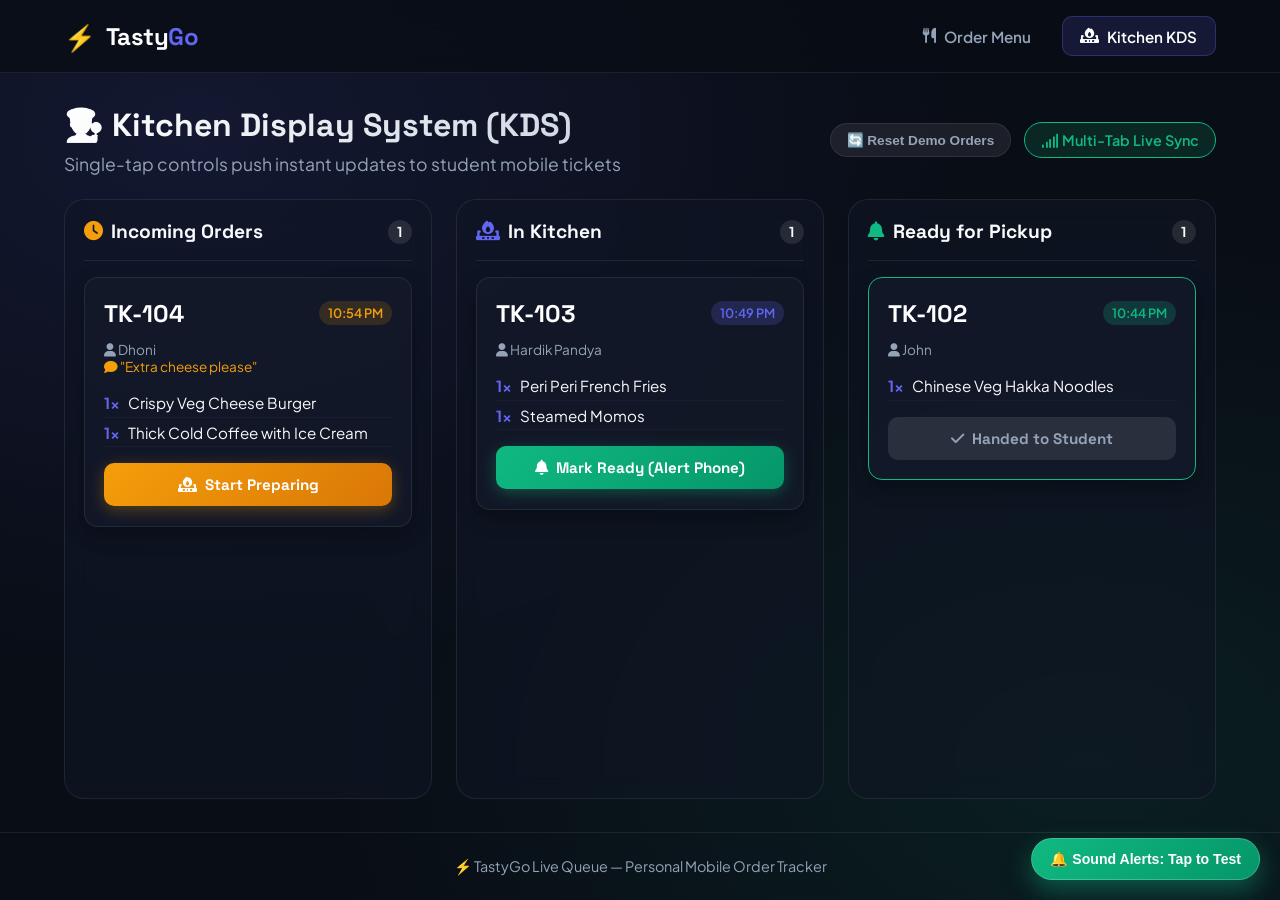
<file: kitchen.html>
<!DOCTYPE html>
<html lang="en">
<head>
    <meta charset="UTF-8">
    <meta name="viewport" content="width=device-width, initial-scale=1.0">
    <title>Kitchen KDS — TastyGo Display</title>
    <!-- Google Fonts: Space Grotesk & Plus Jakarta Sans -->
    <link rel="preconnect" href="https://fonts.googleapis.com">
    <link rel="preconnect" href="https://fonts.gstatic.com" crossorigin>
    <link href="https://fonts.googleapis.com/css2?family=Plus+Jakarta+Sans:wght@400;500;600;700;800&family=Space+Grotesk:wght@500;600;700&display=swap" rel="stylesheet">
    <!-- Font Awesome -->
    <link rel="stylesheet" href="https://cdnjs.cloudflare.com/ajax/libs/font-awesome/6.4.0/css/all.min.css">
    <link rel="stylesheet" href="css/style.css">
</head>
<body>
    <nav class="navbar">
        <div class="nav-container">
            <a href="index.html" class="brand">
                <span class="brand-icon">⚡</span>
                <span class="brand-text">Tasty<span class="brand-accent">Go</span></span>
            </a>

            <div class="nav-links">
                <a href="index.html" class="nav-item">
                    <i class="fa-solid fa-utensils"></i> Order Menu
                </a>
                <a href="kitchen.html" class="nav-item active">
                    <i class="fa-solid fa-fire-burner"></i> Kitchen KDS
                </a>
            </div>
        </div>
    </nav>

    <main class="main-content">
        <div class="hero-header" style="margin-bottom: 1.5rem; text-align: left; display: flex; justify-content: space-between; align-items: center;">
            <div>
                <h1 class="hero-title" style="font-size: 2rem;">👨‍🍳 Kitchen Display System (KDS)</h1>
                <p class="hero-subtitle">Single-tap controls push instant updates to student mobile tickets</p>
            </div>
            <div style="display: flex; gap: 0.8rem; align-items: center;">
                <button onclick="resetDefaults()" style="background: rgba(255,255,255,0.08); border: 1px solid var(--border-color); color: var(--text-muted); padding: 0.5rem 1rem; border-radius: 20px; font-weight: 600; font-size: 0.85rem; cursor: pointer;">
                    🔄 Reset Demo Orders
                </button>
                <div style="background: rgba(16, 185, 129, 0.15); border: 1px solid var(--accent-emerald); padding: 0.5rem 1rem; border-radius: 30px; font-weight: 600; font-size: 0.9rem; color: var(--accent-emerald);">
                    <i class="fa-solid fa-signal"></i> Multi-Tab Live Sync
                </div>
            </div>
        </div>

        <div class="kds-container">
            <!-- Column 1: Placed / Incoming -->
            <div class="kds-column">
                <div class="col-header">
                    <span class="col-title"><i class="fa-solid fa-clock" style="color: var(--accent-amber);"></i> Incoming Orders</span>
                    <span class="order-count" id="countPlaced">0</span>
                </div>
                <div class="kds-cards" id="colPlaced"></div>
            </div>

            <!-- Column 2: Preparing -->
            <div class="kds-column">
                <div class="col-header">
                    <span class="col-title"><i class="fa-solid fa-fire-burner" style="color: var(--primary);"></i> In Kitchen</span>
                    <span class="order-count" id="countPreparing">0</span>
                </div>
                <div class="kds-cards" id="colPreparing"></div>
            </div>

            <!-- Column 3: Ready for Pickup -->
            <div class="kds-column">
                <div class="col-header">
                    <span class="col-title"><i class="fa-solid fa-bell" style="color: var(--accent-emerald);"></i> Ready for Pickup</span>
                    <span class="order-count" id="countReady">0</span>
                </div>
                <div class="kds-cards" id="colReady"></div>
            </div>
        </div>
    </main>

    <footer class="footer">
        <div class="footer-container">
            <p>⚡ TastyGo Live Queue — Personal Mobile Order Tracker</p>
        </div>
    </footer>

    <script src="js/audio.js"></script>
    <script src="js/app.js"></script>
    <script>
    document.addEventListener('DOMContentLoaded', () => {
        setupSoundButton();
        renderKDS();

        // Listen for multi-tab updates
        window.TastyGoApp.onSyncEvent((data) => {
            console.log("⚡ Kitchen Multi-Tab Event:", data);
            if (data.type === 'NEW_ORDER' && window.notifier) {
                window.notifier.playNewOrderSound();
            }
            renderKDS();
        });
    });

    function setupSoundButton() {
        const btn = document.createElement('button');
        btn.id = 'enableSoundBtn';
        btn.innerHTML = '🔔 Sound Alerts: Tap to Test';
        btn.style.cssText = 'position:fixed; bottom:20px; right:20px; z-index:999; padding:12px 18px; border-radius:30px; border:1px solid rgba(255,255,255,0.2); background:linear-gradient(135deg, #10b981 0%, #059669 100%); color:white; font-weight:700; font-size:0.88rem; cursor:pointer; box-shadow:0 10px 25px rgba(16,185,129,0.4); transition:all 0.3s ease;';
        document.body.appendChild(btn);

        btn.addEventListener('click', () => {
            if (window.notifier) {
                window.notifier.initAudio();
                window.notifier.playReadyChime(); // test bell chime!
            }
            btn.innerHTML = '✅ Sound Alerts Active';
            btn.style.background = 'rgba(16, 185, 129, 0.2)';
            btn.style.borderColor = 'var(--accent-emerald)';
            btn.style.color = 'var(--accent-emerald)';
        });
    }

    function renderKDS() {
        const orders = window.TastyGoApp.getOrders();

        const colPlaced = document.getElementById('colPlaced');
        const colPreparing = document.getElementById('colPreparing');
        const colReady = document.getElementById('colReady');

        colPlaced.innerHTML = '';
        colPreparing.innerHTML = '';
        colReady.innerHTML = '';

        let countPlaced = 0, countPreparing = 0, countReady = 0;

        orders.forEach(order => {
            if (order.status === 'COLLECTED' || order.status === 'CANCELLED') return;

            let itemsHtml = '';
            order.items.forEach(item => {
                itemsHtml += `
                    <li class="kds-item-row">
                        <span style="font-weight: 700; color: var(--primary);">${item.quantity}x</span>
                        <span>${item.name}</span>
                    </li>
                `;
            });

            let actionBtnHtml = '';
            if (order.status === 'PLACED') {
                countPlaced++;
                actionBtnHtml = `
                    <button class="btn-status-action btn-prepare" onclick="updateStatus('${order.token}', 'PREPARING')">
                        <i class="fa-solid fa-fire-burner"></i> Start Preparing
                    </button>
                `;
            } else if (order.status === 'PREPARING') {
                countPreparing++;
                actionBtnHtml = `
                    <button class="btn-status-action btn-ready" onclick="updateStatus('${order.token}', 'READY')">
                        <i class="fa-solid fa-bell"></i> Mark Ready (Alert Phone)
                    </button>
                `;
            } else if (order.status === 'READY') {
                countReady++;
                actionBtnHtml = `
                    <button class="btn-status-action btn-complete" onclick="updateStatus('${order.token}', 'COLLECTED')">
                        <i class="fa-solid fa-check"></i> Handed to Student
                    </button>
                `;
            }

            const cardHtml = `
                <div class="kds-card" id="card-${order.token}" style="${order.status === 'READY' ? 'border-color: var(--accent-emerald);' : ''}">
                    <div class="kds-card-header">
                        <span class="kds-token">${order.token}</span>
                        <span class="elapsed-time" style="${order.status === 'PREPARING' ? 'background: rgba(99, 102, 241, 0.2); color: var(--primary);' : (order.status === 'READY' ? 'background: rgba(16, 185, 129, 0.2); color: var(--accent-emerald);' : '')}">${order.created_at || 'Just now'}</span>
                    </div>
                    <div style="font-size: 0.85rem; color: var(--text-muted); margin-bottom: 0.8rem;">
                        <i class="fa-solid fa-user"></i> ${order.customer_name}
                        ${order.notes ? `<br><span style="color: var(--accent-amber);"><i class="fa-solid fa-comment"></i> "${order.notes}"</span>` : ''}
                    </div>
                    <ul class="kds-items">
                        ${itemsHtml}
                    </ul>
                    ${actionBtnHtml}
                </div>
            `;

            if (order.status === 'PLACED') colPlaced.innerHTML += cardHtml;
            else if (order.status === 'PREPARING') colPreparing.innerHTML += cardHtml;
            else if (order.status === 'READY') colReady.innerHTML += cardHtml;
        });

        document.getElementById('countPlaced').innerText = countPlaced;
        document.getElementById('countPreparing').innerText = countPreparing;
        document.getElementById('countReady').innerText = countReady;

        if (countPlaced === 0) colPlaced.innerHTML = '<p style="color: var(--text-muted); text-align: center; margin-top: 2rem;">No incoming orders</p>';
        if (countPreparing === 0) colPreparing.innerHTML = '<p style="color: var(--text-muted); text-align: center; margin-top: 2rem;">No orders preparing</p>';
        if (countReady === 0) colReady.innerHTML = '<p style="color: var(--text-muted); text-align: center; margin-top: 2rem;">No orders ready</p>';
    }

    function updateStatus(token, newStatus) {
        if (window.notifier) {
            window.notifier.initAudio();
            if (newStatus === 'READY') window.notifier.playReadyChime();
            else if (newStatus === 'PREPARING') window.notifier.playNewOrderSound();
        }
        window.TastyGoApp.updateOrderStatus(token, newStatus);
        renderKDS();
    }

    function resetDefaults() {
        if (confirm("Reset orders back to default (Dhoni, Hardik Pandya, John)?")) {
            window.TastyGoApp.resetToDefaults();
            renderKDS();
        }
    }
    </script>
</body>
</html>
</file>
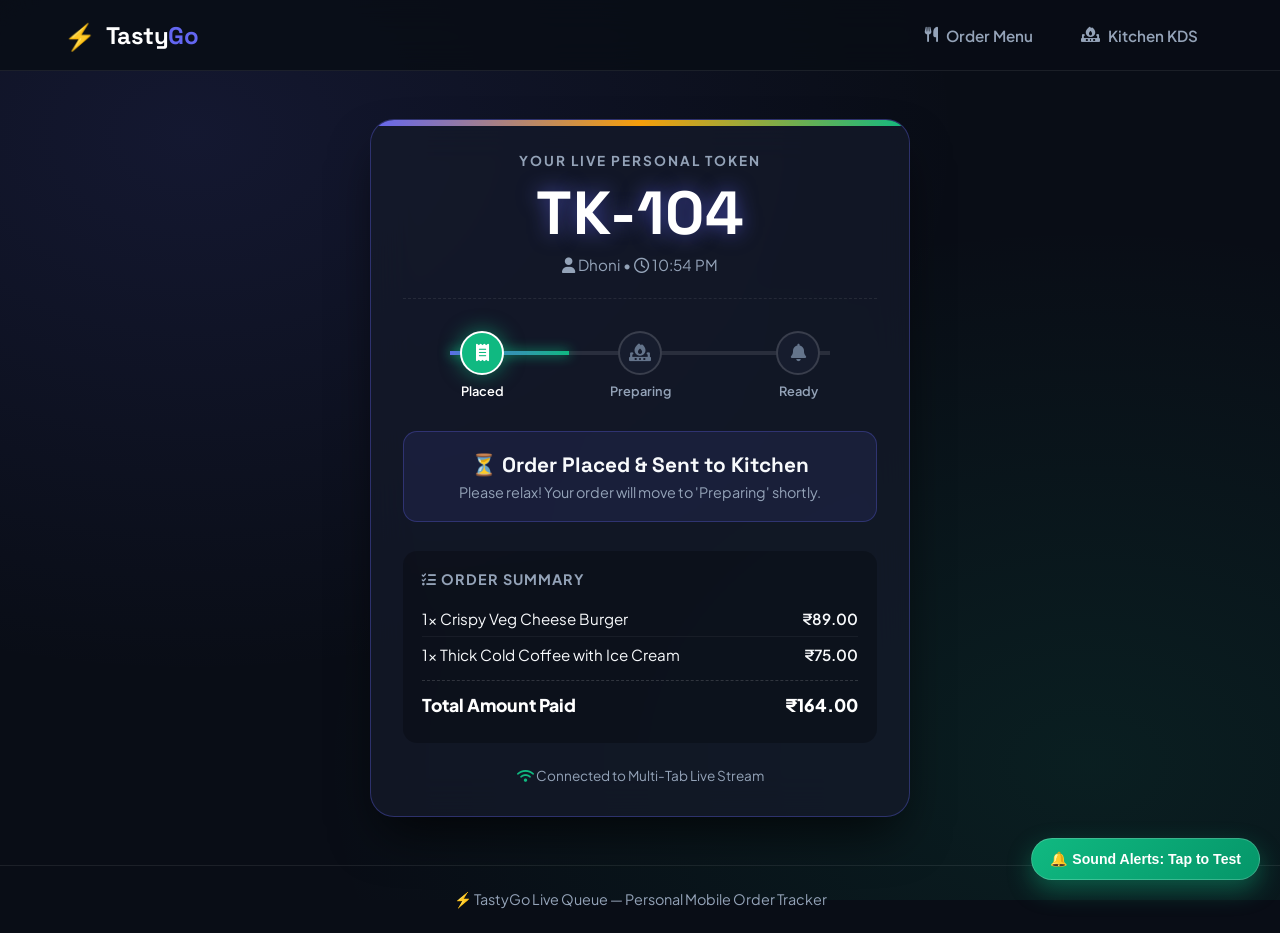
<file: track.html>
<!DOCTYPE html>
<html lang="en">
<head>
    <meta charset="UTF-8">
    <meta name="viewport" content="width=device-width, initial-scale=1.0">
    <title>Live Ticket Tracker — TastyGo</title>
    <!-- Google Fonts: Space Grotesk & Plus Jakarta Sans -->
    <link rel="preconnect" href="https://fonts.googleapis.com">
    <link rel="preconnect" href="https://fonts.gstatic.com" crossorigin>
    <link href="https://fonts.googleapis.com/css2?family=Plus+Jakarta+Sans:wght@400;500;600;700;800&family=Space+Grotesk:wght@500;600;700&display=swap" rel="stylesheet">
    <!-- Font Awesome -->
    <link rel="stylesheet" href="https://cdnjs.cloudflare.com/ajax/libs/font-awesome/6.4.0/css/all.min.css">
    <link rel="stylesheet" href="css/style.css">
</head>
<body>
    <nav class="navbar">
        <div class="nav-container">
            <a href="index.html" class="brand">
                <span class="brand-icon">⚡</span>
                <span class="brand-text">Tasty<span class="brand-accent">Go</span></span>
            </a>

            <div class="nav-links">
                <a href="index.html" class="nav-item">
                    <i class="fa-solid fa-utensils"></i> Order Menu
                </a>
                <a href="kitchen.html" class="nav-item">
                    <i class="fa-solid fa-fire-burner"></i> Kitchen KDS
                </a>
            </div>
        </div>
    </nav>

    <main class="main-content">
        <div class="ticket-wrapper">
            <div class="live-ticket">
                <div class="ticket-header">
                    <div class="token-label">Your Live Personal Token</div>
                    <div class="token-number" id="tokenDisplay">TK-100</div>
                    <div class="customer-info">
                        <span><i class="fa-solid fa-user"></i> <span id="customerName">Student</span></span> &bull; 
                        <span id="orderTime"><i class="fa-regular fa-clock"></i> --:--</span>
                    </div>
                </div>

                <!-- Animated Progress Stepper -->
                <div class="stepper">
                    <div class="stepper-progress" id="stepperProgress" style="width: 25%;"></div>
                    
                    <div class="step active completed" id="stepPlaced">
                        <div class="step-circle"><i class="fa-solid fa-receipt"></i></div>
                        <div class="step-label">Placed</div>
                    </div>

                    <div class="step" id="stepPreparing">
                        <div class="step-circle"><i class="fa-solid fa-fire-burner"></i></div>
                        <div class="step-label">Preparing</div>
                    </div>

                    <div class="step" id="stepReady">
                        <div class="step-circle"><i class="fa-solid fa-bell"></i></div>
                        <div class="step-label">Ready</div>
                    </div>
                </div>

                <!-- Dynamic Status Banner -->
                <div class="status-banner" id="statusBanner">
                    <h2 class="status-title" id="statusTitle">⏳ Order Placed & Sent to Kitchen</h2>
                    <p class="status-desc" id="statusDesc">Please relax! Your order will move to 'Preparing' shortly.</p>
                </div>

                <!-- Order Items Summary -->
                <div class="order-summary-box">
                    <div style="font-weight: 700; margin-bottom: 0.8rem; font-size: 0.9rem; color: var(--text-muted); text-transform: uppercase; letter-spacing: 1px;">
                        <i class="fa-solid fa-list-check"></i> Order Summary
                    </div>
                    <div id="orderItemsContainer">
                        <!-- Rendered by JS -->
                    </div>
                    <div class="summary-item" style="border-top: 1px dashed rgba(255,255,255,0.15); margin-top: 0.5rem; padding-top: 0.8rem; font-weight: 800; font-size: 1.1rem; color: white;">
                        <span>Total Amount Paid</span>
                        <span id="totalPriceDisplay">₹0.00</span>
                    </div>
                </div>

                <div style="text-align: center; color: var(--text-muted); font-size: 0.85rem;">
                    <i class="fa-solid fa-wifi" style="color: var(--accent-emerald);"></i> Connected to Multi-Tab Live Stream
                </div>
            </div>
        </div>
    </main>

    <footer class="footer">
        <div class="footer-container">
            <p>⚡ TastyGo Live Queue — Personal Mobile Order Tracker</p>
        </div>
    </footer>

    <script src="js/audio.js"></script>
    <script src="js/app.js"></script>
    <script>
    let currentToken = null;
    let currentStatus = null;

    document.addEventListener('DOMContentLoaded', () => {
        const urlParams = new URLSearchParams(window.location.search);
        currentToken = urlParams.get('token') || 'TK-104';

        loadOrderData();
        setupSoundButton();

        // Listen for real-time BroadcastChannel updates from Kitchen tab
        window.TastyGoApp.onSyncEvent((eventData) => {
            if (eventData.type === 'STATUS_UPDATE' && eventData.token === currentToken) {
                updateUI(eventData.status);
            } else if (eventData.type === 'RESET_DEFAULTS' || eventData.type === 'STORAGE_CHANGE') {
                loadOrderData();
            }
        });
    });

    function setupSoundButton() {
        const btn = document.createElement('button');
        btn.id = 'enableSoundBtn';
        btn.innerHTML = '🔔 Sound Alerts: Tap to Test';
        btn.style.cssText = 'position:fixed; bottom:20px; right:20px; z-index:999; padding:12px 18px; border-radius:30px; border:1px solid rgba(255,255,255,0.2); background:linear-gradient(135deg, #10b981 0%, #059669 100%); color:white; font-weight:700; font-size:0.88rem; cursor:pointer; box-shadow:0 10px 25px rgba(16,185,129,0.4); transition:all 0.3s ease;';
        document.body.appendChild(btn);

        btn.addEventListener('click', () => {
            if (window.notifier) {
                window.notifier.initAudio();
                window.notifier.playReadyChime(); // test bell chime!
            }
            btn.innerHTML = '✅ Sound Alerts Active';
            btn.style.background = 'rgba(16, 185, 129, 0.2)';
            btn.style.borderColor = 'var(--accent-emerald)';
            btn.style.color = 'var(--accent-emerald)';
        });
    }

    function loadOrderData() {
        const order = window.TastyGoApp.getOrder(currentToken);
        if (!order) {
            document.getElementById('tokenDisplay').innerText = "Not Found";
            return;
        }

        document.getElementById('tokenDisplay').innerText = order.token;
        document.getElementById('customerName').innerText = order.customer_name;
        document.getElementById('orderTime').innerHTML = `<i class="fa-regular fa-clock"></i> ${order.created_at || 'Just now'}`;
        document.getElementById('totalPriceDisplay').innerText = `₹${order.total_price.toFixed(2)}`;

        const container = document.getElementById('orderItemsContainer');
        container.innerHTML = '';
        order.items.forEach(item => {
            container.innerHTML += `
                <div class="summary-item">
                    <span>${item.quantity}x ${item.name}</span>
                    <span style="font-weight: 600;">₹${(item.price * item.quantity).toFixed(2)}</span>
                </div>
            `;
        });

        updateUI(order.status);
    }

    function updateUI(status) {
        if (status === currentStatus) return;
        
        // If status changed to READY, play chime sound!
        if (status === 'READY' && currentStatus && window.notifier) {
            window.notifier.playReadyChime();
        }

        currentStatus = status;
        const percentage = window.TastyGoApp.getStatusPercentage(status);
        document.getElementById('stepperProgress').style.width = `${percentage}%`;

        const stepPlaced = document.getElementById('stepPlaced');
        const stepPrep = document.getElementById('stepPreparing');
        const stepReady = document.getElementById('stepReady');

        stepPlaced.className = 'step active completed';
        stepPrep.className = (status === 'PREPARING' || status === 'READY' || status === 'COLLECTED') ? (status === 'READY' || status === 'COLLECTED' ? 'step active completed' : 'step active') : 'step';
        stepReady.className = (status === 'READY' || status === 'COLLECTED') ? (status === 'COLLECTED' ? 'step active completed' : 'step active') : 'step';

        const banner = document.getElementById('statusBanner');
        const title = document.getElementById('statusTitle');
        const desc = document.getElementById('statusDesc');

        if (status === 'READY') {
            banner.className = 'status-banner ready';
            title.innerHTML = `🎉 Order #${currentToken} is READY!`;
            desc.innerText = "Please come up to Counter #1 to pick up your order!";
        } else if (status === 'PREPARING') {
            banner.className = 'status-banner';
            title.innerHTML = `👨‍🍳 Chef is Preparing Your Meal`;
            desc.innerText = "Food is sizzlin' on the stove. Your phone will buzz when ready!";
        } else if (status === 'COLLECTED') {
            banner.className = 'status-banner';
            title.innerHTML = `✅ Order Picked Up & Enjoy!`;
            desc.innerText = "Thank you for dining at TastyGo!";
        } else {
            banner.className = 'status-banner';
            title.innerHTML = `⏳ Order Placed & Sent to Kitchen`;
            desc.innerText = "Please relax! Your order will move to 'Preparing' shortly.";
        }
    }
    </script>
</body>
</html>
</file>
<file: css/style.css>
:root {
    --bg-dark: #090d16;
    --bg-card: rgba(20, 26, 42, 0.75);
    --bg-card-hover: rgba(28, 37, 60, 0.85);
    --border-color: rgba(255, 255, 255, 0.08);
    --border-glow: rgba(99, 102, 241, 0.35);
    
    --primary: #6366f1;
    --primary-glow: rgba(99, 102, 241, 0.5);
    --accent-amber: #f59e0b;
    --accent-emerald: #10b981;
    --accent-rose: #f43f5e;

    --text-main: #f8fafc;
    --text-muted: #94a3b8;
    --text-dark: #64748b;

    --font-heading: 'Space Grotesk', 'Outfit', sans-serif;
    --font-body: 'Plus Jakarta Sans', sans-serif;
    --radius-lg: 20px;
    --radius-md: 14px;
    --radius-sm: 10px;
    --shadow-card: 0 12px 35px -10px rgba(0, 0, 0, 0.6);
}

* {
    margin: 0;
    padding: 0;
    box-sizing: border-box;
}

body {
    background-color: var(--bg-dark);
    background-image: 
        radial-gradient(at 15% 15%, rgba(99, 102, 241, 0.12) 0px, transparent 50%),
        radial-gradient(at 85% 85%, rgba(16, 185, 129, 0.1) 0px, transparent 50%);
    background-attachment: fixed;
    color: var(--text-main);
    font-family: var(--font-body);
    min-height: 100vh;
    display: flex;
    flex-direction: column;
    overflow-x: hidden;
}

/* Navbar */
.navbar {
    background: rgba(9, 13, 22, 0.85);
    backdrop-filter: blur(16px);
    -webkit-backdrop-filter: blur(16px);
    border-bottom: 1px solid var(--border-color);
    position: sticky;
    top: 0;
    z-index: 100;
}

.nav-container {
    max-width: 1200px;
    margin: 0 auto;
    padding: 1rem 1.5rem;
    display: flex;
    justify-content: space-between;
    align-items: center;
}

.brand {
    display: flex;
    align-items: center;
    gap: 0.6rem;
    text-decoration: none;
}

.brand-icon {
    font-size: 1.6rem;
}

.brand-text {
    font-family: var(--font-heading);
    font-size: 1.5rem;
    font-weight: 800;
    color: #ffffff;
    letter-spacing: -0.5px;
}

.brand-accent {
    color: #6366f1;
}

.nav-links {
    display: flex;
    gap: 0.8rem;
}

.nav-item {
    color: var(--text-muted);
    text-decoration: none;
    padding: 0.6rem 1.1rem;
    border-radius: var(--radius-sm);
    font-weight: 600;
    font-size: 0.95rem;
    transition: all 0.25s ease;
    display: flex;
    align-items: center;
    gap: 0.5rem;
}

.nav-item:hover, .nav-item.active {
    color: #ffffff;
    background: rgba(99, 102, 241, 0.15);
    border: 1px solid rgba(99, 102, 241, 0.3);
}

/* Main Content Layout */
.main-content {
    flex: 1;
    max-width: 1200px;
    width: 100%;
    margin: 0 auto;
    padding: 2rem 1.5rem;
}

/* Hero Header */
.hero-header {
    text-align: center;
    margin-bottom: 2.5rem;
}

.hero-title {
    font-family: var(--font-heading);
    font-size: 2.5rem;
    font-weight: 700;
    background: linear-gradient(135deg, #ffffff 0%, #cbd5e1 100%);
    -webkit-background-clip: text;
    -webkit-text-fill-color: transparent;
    margin-bottom: 0.5rem;
}

.hero-subtitle {
    color: var(--text-muted);
    font-size: 1.1rem;
}

/* Category Headers & Food Cards Grid */
.category-title {
    font-family: var(--font-heading);
    font-size: 1.4rem;
    font-weight: 700;
    margin: 2rem 0 1rem 0;
    display: flex;
    align-items: center;
    gap: 0.6rem;
}

.menu-grid {
    display: grid;
    grid-template-columns: repeat(auto-fill, minmax(280px, 1fr));
    gap: 1.5rem;
    margin-bottom: 2rem;
}

.food-card {
    background: var(--bg-card);
    backdrop-filter: blur(12px);
    border: 1px solid var(--border-color);
    border-radius: var(--radius-lg);
    overflow: hidden;
    transition: all 0.3s cubic-bezier(0.4, 0, 0.2, 1);
    display: flex;
    flex-direction: column;
    box-shadow: var(--shadow-card);
}

.food-card:hover {
    transform: translateY(-4px);
    border-color: rgba(99, 102, 241, 0.4);
    box-shadow: 0 15px 35px -10px rgba(99, 102, 241, 0.25);
}

.food-img-wrapper {
    position: relative;
    height: 180px;
    overflow: hidden;
}

.food-img {
    width: 100%;
    height: 100%;
    object-fit: cover;
    transition: transform 0.4s ease;
}

.food-card:hover .food-img {
    transform: scale(1.05);
}

.prep-badge {
    position: absolute;
    top: 12px;
    right: 12px;
    background: rgba(11, 15, 25, 0.85);
    backdrop-filter: blur(8px);
    padding: 0.35rem 0.75rem;
    border-radius: 20px;
    font-size: 0.8rem;
    font-weight: 600;
    color: var(--accent-amber);
    border: 1px solid rgba(245, 158, 11, 0.3);
}

.food-info {
    padding: 1.25rem;
    display: flex;
    flex-direction: column;
    flex: 1;
}

.food-name {
    font-family: var(--font-heading);
    font-size: 1.15rem;
    font-weight: 700;
    margin-bottom: 0.4rem;
}

.food-desc {
    color: var(--text-muted);
    font-size: 0.88rem;
    line-height: 1.4;
    margin-bottom: 1.2rem;
    flex: 1;
}

.food-footer {
    display: flex;
    justify-content: space-between;
    align-items: center;
    margin-top: auto;
}

.food-price {
    font-family: var(--font-heading);
    font-size: 1.3rem;
    font-weight: 700;
    color: #ffffff;
}

.btn-add {
    background: linear-gradient(135deg, #6366f1 0%, #4f46e5 100%);
    color: white;
    border: none;
    padding: 0.6rem 1.1rem;
    border-radius: var(--radius-md);
    font-weight: 600;
    cursor: pointer;
    transition: all 0.2s ease;
    display: flex;
    align-items: center;
    gap: 0.4rem;
    box-shadow: 0 4px 12px rgba(99, 102, 241, 0.3);
}

.btn-add:hover {
    transform: scale(1.04);
    box-shadow: 0 6px 18px rgba(99, 102, 241, 0.5);
}

/* Quantity Control Pill */
.qty-control-pill {
    display: flex;
    align-items: center;
    background: linear-gradient(135deg, #6366f1 0%, #4f46e5 100%);
    border-radius: var(--radius-md);
    padding: 0.25rem 0.4rem;
    box-shadow: 0 4px 12px rgba(99, 102, 241, 0.4);
    gap: 0.4rem;
}

.btn-qty-step {
    background: rgba(255, 255, 255, 0.2);
    color: white;
    border: none;
    width: 28px;
    height: 28px;
    border-radius: 6px;
    cursor: pointer;
    display: flex;
    align-items: center;
    justify-content: center;
    font-size: 0.85rem;
    transition: all 0.2s ease;
}

.btn-qty-step:hover {
    background: rgba(255, 255, 255, 0.38);
    transform: scale(1.08);
}

.qty-count {
    font-weight: 800;
    font-size: 0.95rem;
    color: white;
    min-width: 20px;
    text-align: center;
}

/* Floating Cart Trigger Bar */
.floating-cart-bar {
    position: fixed;
    bottom: 2rem;
    left: 50%;
    transform: translateX(-50%);
    width: calc(100% - 3rem);
    max-width: 600px;
    background: rgba(16, 22, 38, 0.92);
    backdrop-filter: blur(20px);
    border: 1px solid rgba(99, 102, 241, 0.4);
    padding: 1rem 1.5rem;
    border-radius: 50px;
    display: flex;
    justify-content: space-between;
    align-items: center;
    box-shadow: 0 20px 40px rgba(0,0,0,0.7), 0 0 20px rgba(99,102,241,0.3);
    z-index: 90;
    transition: all 0.3s ease;
}

.floating-cart-bar.hidden {
    opacity: 0;
    pointer-events: none;
    transform: translate(-50%, 40px);
}

/* Track Order View - Student Personal Ticket */
.ticket-wrapper {
    max-width: 540px;
    margin: 1rem auto;
}

.live-ticket {
    background: var(--bg-card);
    backdrop-filter: blur(20px);
    border: 1px solid var(--border-glow);
    border-radius: 24px;
    padding: 2rem;
    box-shadow: 0 25px 50px -12px rgba(0, 0, 0, 0.7);
    position: relative;
    overflow: hidden;
}

.live-ticket::before {
    content: '';
    position: absolute;
    top: 0;
    left: 0;
    right: 0;
    height: 6px;
    background: linear-gradient(90deg, #6366f1, #f59e0b, #10b981);
}

.ticket-header {
    text-align: center;
    padding-bottom: 1.5rem;
    border-bottom: 1px dashed var(--border-color);
    margin-bottom: 1.8rem;
}

.token-label {
    text-transform: uppercase;
    font-size: 0.85rem;
    letter-spacing: 2px;
    color: var(--text-muted);
    font-weight: 700;
    margin-bottom: 0.3rem;
}

.token-number {
    font-family: var(--font-heading);
    font-size: 3.8rem;
    font-weight: 700;
    color: #ffffff;
    letter-spacing: 1px;
    text-shadow: 0 0 20px rgba(99, 102, 241, 0.6);
}

.customer-info {
    color: var(--text-muted);
    font-size: 0.95rem;
    margin-top: 0.2rem;
}

/* Progress Stepper */
.stepper {
    display: flex;
    justify-content: space-between;
    position: relative;
    margin: 2rem 0;
}

.stepper::before {
    content: '';
    position: absolute;
    top: 20px;
    left: 10%;
    right: 10%;
    height: 4px;
    background: rgba(255, 255, 255, 0.1);
    z-index: 1;
}

.stepper-progress {
    position: absolute;
    top: 20px;
    left: 10%;
    height: 4px;
    background: linear-gradient(90deg, #6366f1, #10b981);
    z-index: 2;
    transition: width 0.6s cubic-bezier(0.4, 0, 0.2, 1);
    box-shadow: 0 0 12px #10b981;
}

.step {
    position: relative;
    z-index: 3;
    display: flex;
    flex-direction: column;
    align-items: center;
    gap: 0.5rem;
    flex: 1;
}

.step-circle {
    width: 44px;
    height: 44px;
    border-radius: 50%;
    background: #161c2d;
    border: 2px solid rgba(255, 255, 255, 0.15);
    display: flex;
    align-items: center;
    justify-content: center;
    font-size: 1.1rem;
    color: var(--text-dark);
    transition: all 0.4s ease;
}

.step.active .step-circle {
    background: var(--primary);
    border-color: #ffffff;
    color: #ffffff;
    box-shadow: 0 0 20px var(--primary-glow);
}

.step.completed .step-circle {
    background: var(--accent-emerald);
    border-color: #ffffff;
    color: #ffffff;
    box-shadow: 0 0 20px rgba(16, 185, 129, 0.6);
}

.step-label {
    font-size: 0.8rem;
    font-weight: 600;
    color: var(--text-muted);
}

.step.active .step-label, .step.completed .step-label {
    color: #ffffff;
}

/* Status Banner */
.status-banner {
    background: rgba(99, 102, 241, 0.1);
    border: 1px solid rgba(99, 102, 241, 0.3);
    border-radius: var(--radius-md);
    padding: 1.25rem;
    text-align: center;
    margin-bottom: 1.8rem;
    transition: all 0.4s ease;
}

.status-banner.ready {
    background: rgba(16, 185, 129, 0.15);
    border-color: var(--accent-emerald);
    box-shadow: 0 0 30px rgba(16, 185, 129, 0.25);
    animation: pulse-ready 2s infinite;
}

@keyframes pulse-ready {
    0% { box-shadow: 0 0 15px rgba(16, 185, 129, 0.2); }
    50% { box-shadow: 0 0 35px rgba(16, 185, 129, 0.5); }
    100% { box-shadow: 0 0 15px rgba(16, 185, 129, 0.2); }
}

.status-title {
    font-family: var(--font-heading);
    font-size: 1.3rem;
    font-weight: 700;
    margin-bottom: 0.3rem;
}

.status-desc {
    color: var(--text-muted);
    font-size: 0.9rem;
}

/* Order Summary Box inside ticket */
.order-summary-box {
    background: rgba(0, 0, 0, 0.25);
    border-radius: var(--radius-md);
    padding: 1.2rem;
    margin-bottom: 1.5rem;
}

.summary-item {
    display: flex;
    justify-content: space-between;
    padding: 0.5rem 0;
    border-bottom: 1px solid rgba(255, 255, 255, 0.05);
    font-size: 0.95rem;
}

.summary-item:last-child {
    border-bottom: none;
}

/* Kitchen KDS Kanban Layout */
.kds-container {
    display: grid;
    grid-template-columns: repeat(3, 1fr);
    gap: 1.5rem;
}

@media (max-width: 900px) {
    .kds-container {
        grid-template-columns: 1fr;
    }
}

.kds-column {
    background: rgba(16, 22, 38, 0.6);
    backdrop-filter: blur(12px);
    border: 1px solid var(--border-color);
    border-radius: var(--radius-lg);
    padding: 1.2rem;
    display: flex;
    flex-direction: column;
    min-height: 600px;
}

.col-header {
    display: flex;
    justify-content: space-between;
    align-items: center;
    padding-bottom: 1rem;
    border-bottom: 1px solid var(--border-color);
    margin-bottom: 1rem;
}

.col-title {
    font-family: var(--font-heading);
    font-size: 1.2rem;
    font-weight: 700;
    display: flex;
    align-items: center;
    gap: 0.5rem;
}

.order-count {
    background: rgba(255, 255, 255, 0.1);
    padding: 0.2rem 0.6rem;
    border-radius: 20px;
    font-size: 0.85rem;
    font-weight: 700;
}

.kds-cards {
    display: flex;
    flex-direction: column;
    gap: 1rem;
    flex: 1;
}

.kds-card {
    background: var(--bg-card);
    border: 1px solid var(--border-color);
    border-radius: var(--radius-md);
    padding: 1.2rem;
    box-shadow: 0 8px 20px rgba(0,0,0,0.3);
    transition: all 0.25s ease;
}

.kds-card:hover {
    border-color: rgba(99, 102, 241, 0.4);
}

.kds-card-header {
    display: flex;
    justify-content: space-between;
    align-items: center;
    margin-bottom: 0.8rem;
}

.kds-token {
    font-family: var(--font-heading);
    font-size: 1.5rem;
    font-weight: 700;
    color: #ffffff;
}

.elapsed-time {
    font-size: 0.8rem;
    font-weight: 600;
    color: var(--accent-amber);
    background: rgba(245, 158, 11, 0.15);
    padding: 0.25rem 0.55rem;
    border-radius: 12px;
}

.kds-items {
    list-style: none;
    margin-bottom: 1rem;
}

.kds-item-row {
    font-size: 0.95rem;
    padding: 0.3rem 0;
    border-bottom: 1px solid rgba(255,255,255,0.03);
    display: flex;
    gap: 0.5rem;
}

.btn-status-action {
    width: 100%;
    padding: 0.75rem;
    border: none;
    border-radius: var(--radius-sm);
    font-family: var(--font-heading);
    font-weight: 700;
    font-size: 0.95rem;
    cursor: pointer;
    transition: all 0.2s ease;
    display: flex;
    justify-content: center;
    align-items: center;
    gap: 0.5rem;
}

.btn-prepare {
    background: linear-gradient(135deg, #f59e0b 0%, #d97706 100%);
    color: white;
    box-shadow: 0 4px 15px rgba(245, 158, 11, 0.3);
}

.btn-ready {
    background: linear-gradient(135deg, #10b981 0%, #059669 100%);
    color: white;
    box-shadow: 0 4px 15px rgba(16, 185, 129, 0.35);
}

.btn-complete {
    background: rgba(255, 255, 255, 0.1);
    color: var(--text-muted);
}

.btn-complete:hover {
    background: rgba(255, 255, 255, 0.2);
    color: white;
}

/* Modals */
.modal-overlay {
    position: fixed;
    top: 0;
    left: 0;
    right: 0;
    bottom: 0;
    background: rgba(0, 0, 0, 0.75);
    backdrop-filter: blur(8px);
    display: flex;
    align-items: center;
    justify-content: center;
    z-index: 1000;
    opacity: 0;
    pointer-events: none;
    transition: opacity 0.3s ease;
}

.modal-overlay.active {
    opacity: 1;
    pointer-events: auto;
}

.modal-box {
    background: #121829;
    border: 1px solid var(--border-glow);
    border-radius: 24px;
    width: 90%;
    max-width: 500px;
    padding: 2rem;
    box-shadow: 0 25px 50px rgba(0, 0, 0, 0.8);
}

.footer {
    border-top: 1px solid var(--border-color);
    padding: 1.5rem 0;
    text-align: center;
    color: var(--text-muted);
    font-size: 0.9rem;
    margin-top: auto;
}
</file>
